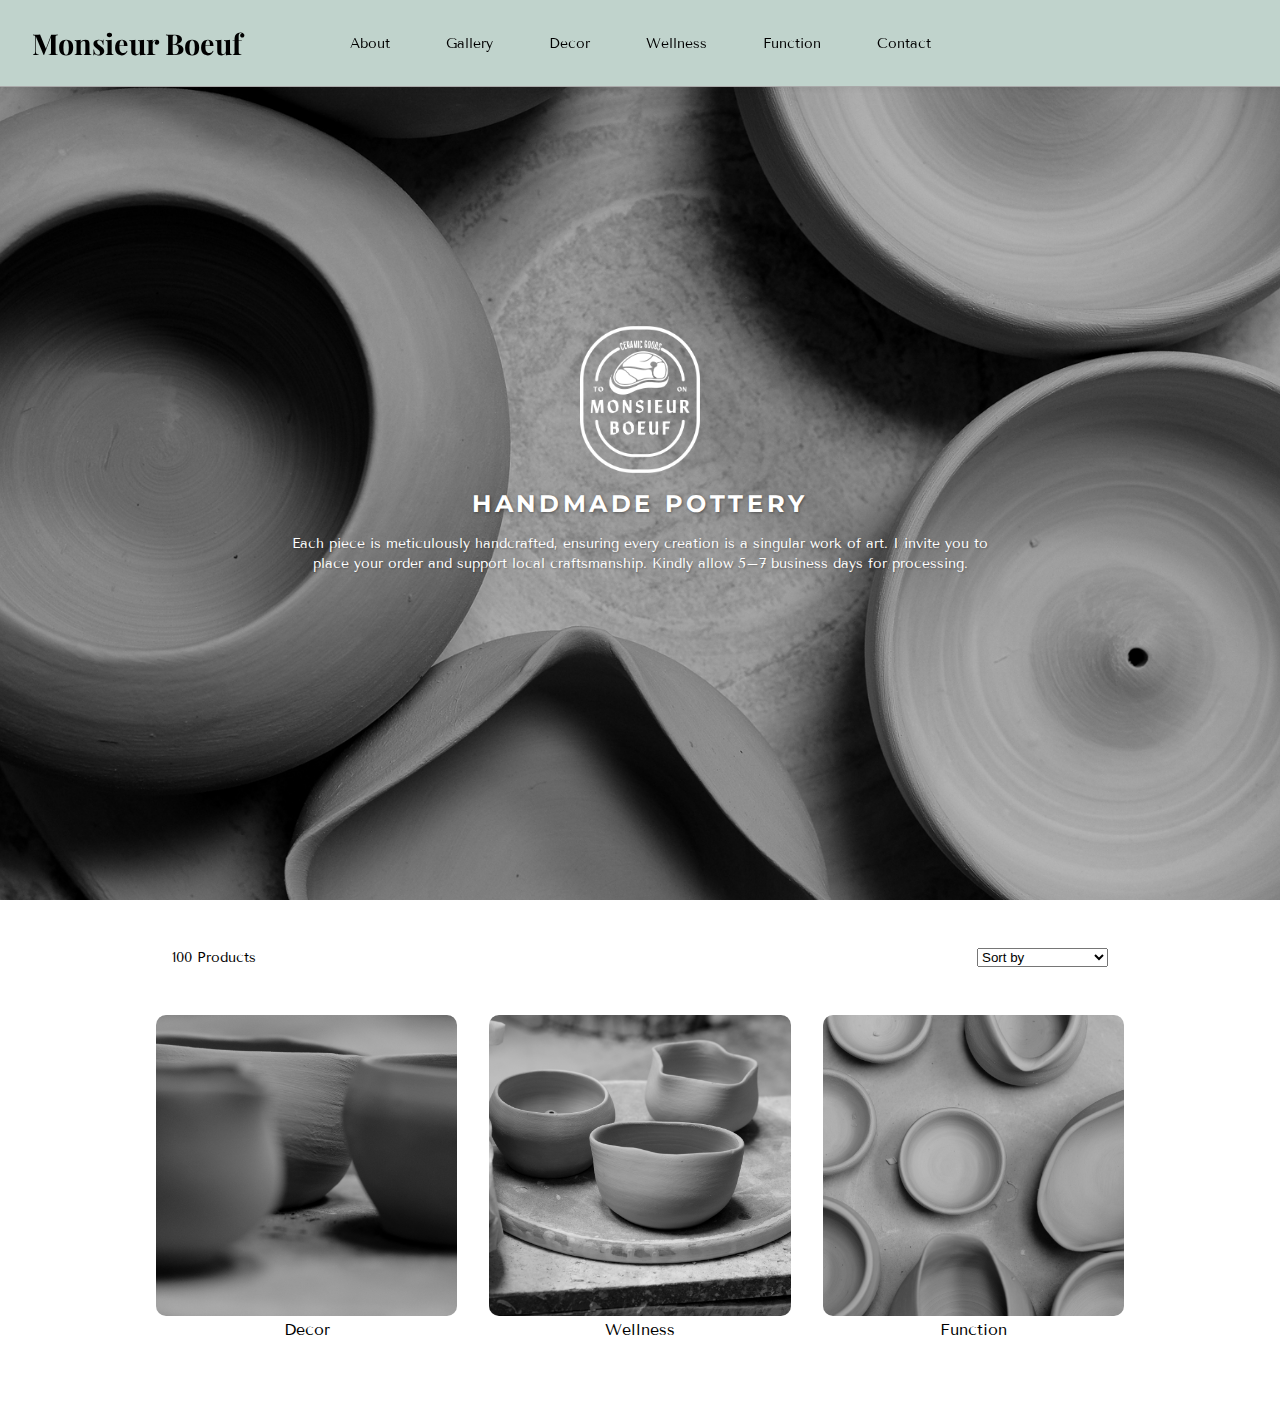
<file: public/index.html>
<!DOCTYPE html>
<html lang="en">
<head>
  <meta charset="UTF-8" />
  <meta name="viewport" content="width=device-width, initial-scale=1.0" />
  <title>Monsieur Boeuf Ceramics</title>

  <!-- Fonts and Styles -->
  <link rel="stylesheet" href="css/styles.css" />
  <link href="https://fonts.googleapis.com/css2?family=Montserrat:wght@700&family=Playfair+Display:wght@600&family=Tenor+Sans&display=swap" rel="stylesheet">

  <style>
    * {
      margin: 0;
      padding: 0;
      box-sizing: border-box;
    }

    body {
      font-family: 'Tenor Sans', sans-serif;
    }

    /* Navbar Styling */
    .navbar {
      position: fixed;
      width: 100%;
      top: 0;
      left: 0;
      padding: 1.5rem 2rem;
      background-color: transparent;
      transition: background-color 0.3s ease, box-shadow 0.3s ease;
      z-index: 1000;
      color: white;
    }

    .navbar-inner {
      position: relative;
      display: flex;
      align-items: center;
      justify-content: flex-start;
    }

    .brand {
      font-family: 'Playfair Display', serif;
      font-size: 1.8rem;
      font-weight: bold;
      white-space: nowrap;
      z-index: 2;
      color: white;
    }

    .menu-toggle {
      display: none;
      font-size: 1.5rem;
      margin-left: auto;
      cursor: pointer;
      z-index: 2;
      color: white;
    }

    .desktop-nav {
      position: absolute;
      left: 50%;
      transform: translateX(-50%);
    }

    .nav-menu {
      display: flex;
      gap: 2rem;
      list-style: none;
    }

    .nav-menu li {
      position: relative;
    }

    .nav-menu a {
      text-decoration: none;
      color: white;
      font-size: 0.9rem;
      transition: color 0.3s ease;
    }

    .nav-menu a:hover {
      color: #444;
    }

    .navbar.scrolled,
    .navbar:hover {
      background-color: #c0d3cc;
      box-shadow: 0 2px 6px rgba(0, 0, 0, 0.05);
      color: black;
    }

    .navbar.scrolled .nav-menu a,
    .navbar:hover .nav-menu a,
    .navbar.scrolled .brand,
    .navbar:hover .brand,
    .navbar.scrolled .menu-toggle,
    .navbar:hover .menu-toggle {
      color: black;
    }

    /* Dropdown Menu Styling */
    .dropdown-menu {
      max-height: 0;
      overflow: hidden;
      opacity: 0;
      visibility: hidden;
      transition: max-height 0.4s ease, opacity 0.4s ease, visibility 0.4s ease;
      position: absolute;
      background-color: rgba(255, 255, 255, 0.6);
      backdrop-filter: blur(10px);
      border: 1px solid rgba(255, 255, 255, 0.3);
      border-radius: 8px;
      list-style: none;
      padding: 0 1rem;
      top: 100%;
      left: 50%;
      transform: translateX(-50%);
      z-index: 1000;
      box-shadow: 0 8px 16px rgba(0, 0, 0, 0.1);
    }

    .dropdown:hover .dropdown-menu {
      max-height: 500px;
      opacity: 1;
      visibility: visible;
      padding: 0.5rem 1rem;
    }

    .dropdown-menu li {
      padding: 0.3rem 0;
    }

    .dropdown-menu a {
      font-size: 0.85rem;
      color: #333;
    }

    .hero {
      background-size: cover;
      background-position: center;
      padding: 4rem 2rem;
      text-align: center;
    }

    .hero-logo {
      width: 400px; /* Adjust size as needed */
      margin: 0 auto 1rem auto;
      display: block;
    }

    .hero-text {
      background: none !important;
      padding: 0 !important;
      border: none !important;
      box-shadow: none !important;
    }

    .hero-text h1 {
      font-family: 'Montserrat', sans-serif;
      font-weight: 700;
      text-transform: uppercase;
      letter-spacing: 0.15em;
      font-size: 1.5rem;
      color: white;
      text-shadow: 1px 1px 3px rgba(0, 0, 0, 0.4);
      margin-bottom: 1rem;
    }

    .hero-text p {
      font-size: 0.85rem;
      color: white;
      max-width: 700px;
      margin: 0 auto;
      line-height: 1.5;
      text-shadow: 1px 1px 2px rgba(0, 0, 0, 0.3);
    }

    @media (max-width: 768px) {
      .desktop-nav {
        position: static;
        transform: none;
        width: 100%;
      }

      .nav-menu {
        flex-direction: column;
        align-items: flex-start;
        background-color: #c0d3cc;
        padding-top: 1rem;
        display: none;
        width: 100%;
      }

      .nav-menu.active {
        display: flex;
      }

      .dropdown-menu {
        position: static;
        transform: none;
        background-color: rgba(255, 255, 255, 0.7);
        backdrop-filter: blur(6px);
        border-radius: 0;
        box-shadow: none;
        opacity: 1;
        visibility: visible;
        max-height: none;
        padding: 0.5rem 1rem;
      }

      .dropdown:hover .dropdown-menu {
        display: none;
      }

      .dropdown.open .dropdown-menu {
        display: flex;
        flex-direction: column;
      }

      .menu-toggle {
        display: block;
      }
    }
  </style>
</head>
<body>

  <!-- Navigation -->
  <header class="navbar">
    <div class="navbar-inner">
      <div class="brand">Monsieur Boeuf</div>
      <div class="menu-toggle" id="mobile-menu">&#9776;</div>
      <nav class="desktop-nav">
        <ul class="nav-menu" id="nav">
          <li><a href="#">About</a></li>
          <li><a href="#">Gallery</a></li>
          <li class="dropdown">
            <a href="#">Decor</a>
            <ul class="dropdown-menu">
              <li><a href="#">Vases</a></li>
              <li><a href="#">Wall Pieces</a></li>
              <li><a href="#">Tableware</a></li>
            </ul>
          </li>
          <li class="dropdown">
            <a href="#">Wellness</a>
            <ul class="dropdown-menu">
              <li><a href="#">Candles</a></li>
              <li><a href="#">Essential Oils</a></li>
              <li><a href="#">Incense Holders</a></li>
            </ul>
          </li>
          <li class="dropdown">
            <a href="#">Function</a>
            <ul class="dropdown-menu">
              <li><a href="#">Mugs</a></li>
              <li><a href="#">Plates</a></li>
              <li><a href="#">Storage</a></li>
            </ul>
          </li>
          <li><a href="#">Contact</a></li>
        </ul>
      </nav>
    </div>
  </header>

  <!-- Hero Banner -->
  <section class="hero">
    <div class="hero-text">
      <img src="assets/MB-Logo2.png" alt="Monsieur Boeuf Logo" class="hero-logo" />
      <h1>HANDMADE POTTERY</h1>
      <p>Each piece is meticulously handcrafted, ensuring every creation is a singular work of art. I invite you to place your order and support local craftsmanship. Kindly allow 5–7 business days for processing.</p>
    </div>
  </section>

  <!-- Toolbar -->
  <div class="toolbar" style="padding: 1rem 2rem;">
    <span>100 Products</span>
    <select>
      <option>Sort by</option>
      <option>Price: Low to High</option>
      <option>Price: High to Low</option>
      <option>Newest</option>
    </select>
  </div>

  <!-- Product Grid -->
  <section class="product-grid">
    <div class="product-card">
      <img src="assets/Product2.jpg" alt="Product 1" />
      <p>Decor</p>
    </div>
    <div class="product-card">
      <img src="assets/Product3.jpg" alt="Product 2" />
      <p>Wellness</p>
    </div>
    <div class="product-card">
      <img src="assets/Product1.jpg" alt="Product 3" />
      <p>Function</p>
    </div>
  </section>

  <!-- Mobile Menu Script -->
  <script>
    const menuToggle = document.getElementById('mobile-menu');
    const navMenu = document.getElementById('nav');
    const dropdowns = document.querySelectorAll('.dropdown');

    menuToggle.addEventListener('click', () => {
      navMenu.classList.toggle('active');
    });

    const navbar = document.querySelector('.navbar');
    window.addEventListener('scroll', () => {
      if (window.scrollY > 10) {
        navbar.classList.add('scrolled');
      } else {
        navbar.classList.remove('scrolled');
      }
    });
  </script>
</body>
</html>
</file>
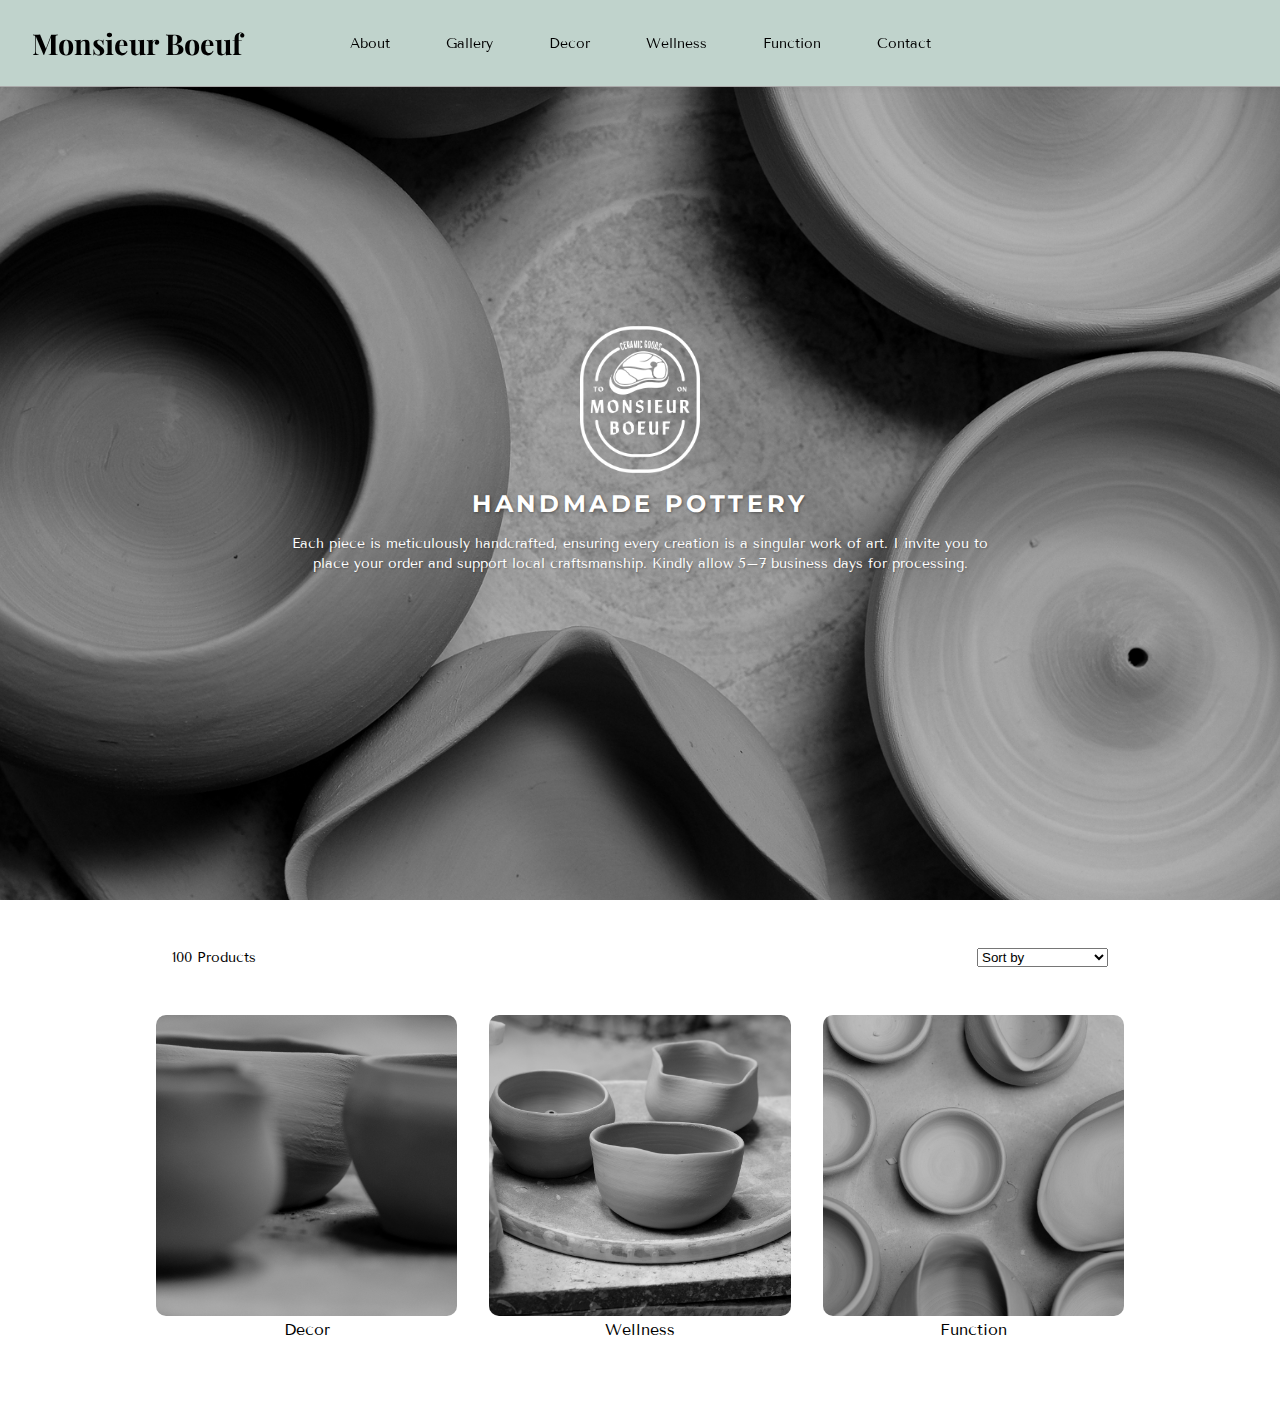
<file: public/product_layout.html>
<!DOCTYPE html>
<html lang="en">
<head>
  <meta charset="UTF-8" />
  <meta name="viewport" content="width=device-width, initial-scale=1.0" />
  <title>Monsieur Boeuf Ceramics</title>

  <!-- Fonts and Styles -->
  <link rel="stylesheet" href="css/styles.css" />
  <link href="https://fonts.googleapis.com/css2?family=Montserrat:wght@700&family=Playfair+Display:wght@600&family=Tenor+Sans&display=swap" rel="stylesheet">

  <style>
    * {
      margin: 0;
      padding: 0;
      box-sizing: border-box;
    }

    body {
      font-family: 'Tenor Sans', sans-serif;
    }

    /* Navbar Styling */
    .navbar {
      position: fixed;
      width: 100%;
      top: 0;
      left: 0;
      padding: 1.5rem 2rem;
      background-color: transparent;
      transition: background-color 0.3s ease, box-shadow 0.3s ease;
      z-index: 1000;
      color: white;
    }

    .navbar-inner {
      position: relative;
      display: flex;
      align-items: center;
      justify-content: flex-start;
    }

    .brand {
      font-family: 'Playfair Display', serif;
      font-size: 1.8rem;
      font-weight: bold;
      white-space: nowrap;
      z-index: 2;
      color: white;
    }

    .menu-toggle {
      display: none;
      font-size: 1.5rem;
      margin-left: auto;
      cursor: pointer;
      z-index: 2;
      color: white;
    }

    .desktop-nav {
      position: absolute;
      left: 50%;
      transform: translateX(-50%);
    }

    .nav-menu {
      display: flex;
      gap: 2rem;
      list-style: none;
    }

    .nav-menu li {
      position: relative;
    }

    .nav-menu a {
      text-decoration: none;
      color: white;
      font-size: 0.9rem;
      transition: color 0.3s ease;
    }

    .nav-menu a:hover {
      color: #444;
    }

    .navbar.scrolled,
    .navbar:hover {
      background-color: #c0d3cc;
      box-shadow: 0 2px 6px rgba(0, 0, 0, 0.05);
      color: black;
    }

    .navbar.scrolled .nav-menu a,
    .navbar:hover .nav-menu a,
    .navbar.scrolled .brand,
    .navbar:hover .brand,
    .navbar.scrolled .menu-toggle,
    .navbar:hover .menu-toggle {
      color: black;
    }

    /* Dropdown Menu Styling */
    .dropdown-menu {
      max-height: 0;
      overflow: hidden;
      opacity: 0;
      visibility: hidden;
      transition: max-height 0.4s ease, opacity 0.4s ease, visibility 0.4s ease;
      position: absolute;
      background-color: rgba(255, 255, 255, 0.6);
      backdrop-filter: blur(10px);
      border: 1px solid rgba(255, 255, 255, 0.3);
      border-radius: 8px;
      list-style: none;
      padding: 0 1rem;
      top: 100%;
      left: 50%;
      transform: translateX(-50%);
      z-index: 1000;
      box-shadow: 0 8px 16px rgba(0, 0, 0, 0.1);
    }

    .dropdown:hover .dropdown-menu {
      max-height: 500px;
      opacity: 1;
      visibility: visible;
      padding: 0.5rem 1rem;
    }

    .dropdown-menu li {
      padding: 0.3rem 0;
    }

    .dropdown-menu a {
      font-size: 0.85rem;
      color: #333;
    }

    .hero {
      background-size: cover;
      background-position: center;
      padding: 4rem 2rem;
      text-align: center;
    }

    .hero-logo {
      width: 400px; /* Adjust size as needed */
      margin: 0 auto 1rem auto;
      display: block;
    }

    .hero-text {
      background: none !important;
      padding: 0 !important;
      border: none !important;
      box-shadow: none !important;
    }

    .hero-text h1 {
      font-family: 'Montserrat', sans-serif;
      font-weight: 700;
      text-transform: uppercase;
      letter-spacing: 0.15em;
      font-size: 1.5rem;
      color: white;
      text-shadow: 1px 1px 3px rgba(0, 0, 0, 0.4);
      margin-bottom: 1rem;
    }

    .hero-text p {
      font-size: 0.85rem;
      color: white;
      max-width: 700px;
      margin: 0 auto;
      line-height: 1.5;
      text-shadow: 1px 1px 2px rgba(0, 0, 0, 0.3);
    }

    @media (max-width: 768px) {
      .desktop-nav {
        position: static;
        transform: none;
        width: 100%;
      }

      .nav-menu {
        flex-direction: column;
        align-items: flex-start;
        background-color: #c0d3cc;
        padding-top: 1rem;
        display: none;
        width: 100%;
      }

      .nav-menu.active {
        display: flex;
      }

      .dropdown-menu {
        position: static;
        transform: none;
        background-color: rgba(255, 255, 255, 0.7);
        backdrop-filter: blur(6px);
        border-radius: 0;
        box-shadow: none;
        opacity: 1;
        visibility: visible;
        max-height: none;
        padding: 0.5rem 1rem;
      }

      .dropdown:hover .dropdown-menu {
        display: none;
      }

      .dropdown.open .dropdown-menu {
        display: flex;
        flex-direction: column;
      }

      .menu-toggle {
        display: block;
      }
    }
  </style>
</head>
<body>

  <!-- Navigation -->
  <header class="navbar">
    <div class="navbar-inner">
      <div class="brand">Monsieur Boeuf</div>
      <div class="menu-toggle" id="mobile-menu">&#9776;</div>
      <nav class="desktop-nav">
        <ul class="nav-menu" id="nav">
          <li><a href="#">About</a></li>
          <li><a href="#">Gallery</a></li>
          <li class="dropdown">
            <a href="#">Decor</a>
            <ul class="dropdown-menu">
              <li><a href="#">Vases</a></li>
              <li><a href="#">Wall Pieces</a></li>
              <li><a href="#">Tableware</a></li>
            </ul>
          </li>
          <li class="dropdown">
            <a href="#">Wellness</a>
            <ul class="dropdown-menu">
              <li><a href="#">Candles</a></li>
              <li><a href="#">Essential Oils</a></li>
              <li><a href="#">Incense Holders</a></li>
            </ul>
          </li>
          <li class="dropdown">
            <a href="#">Function</a>
            <ul class="dropdown-menu">
              <li><a href="#">Mugs</a></li>
              <li><a href="#">Plates</a></li>
              <li><a href="#">Storage</a></li>
            </ul>
          </li>
          <li><a href="#">Contact</a></li>
        </ul>
      </nav>
    </div>
  </header>

  <!-- Hero Banner -->
  <section class="hero">
    <div class="hero-text">
      <img src="assets/MB-Logo2.png" alt="Monsieur Boeuf Logo" class="hero-logo" />
      <h1>HANDMADE POTTERY</h1>
      <p>Each piece is meticulously handcrafted, ensuring every creation is a singular work of art. I invite you to place your order and support local craftsmanship. Kindly allow 5–7 business days for processing.</p>
    </div>
  </section>

  <!-- Toolbar -->
  <div class="toolbar" style="padding: 1rem 2rem;">
    <span>100 Products</span>
    <select>
      <option>Sort by</option>
      <option>Price: Low to High</option>
      <option>Price: High to Low</option>
      <option>Newest</option>
    </select>
  </div>

  <!-- Product Grid -->
  <section class="product-grid">
    <div class="product-card">
      <img src="assets/Product2.jpg" alt="Product 1" />
      <p>Decor</p>
    </div>
    <div class="product-card">
      <img src="assets/Product3.jpg" alt="Product 2" />
      <p>Wellness</p>
    </div>
    <div class="product-card">
      <img src="assets/Product1.jpg" alt="Product 3" />
      <p>Function</p>
    </div>
  </section>

  <!-- Mobile Menu Script -->
  <script>
    const menuToggle = document.getElementById('mobile-menu');
    const navMenu = document.getElementById('nav');
    const dropdowns = document.querySelectorAll('.dropdown');

    menuToggle.addEventListener('click', () => {
      navMenu.classList.toggle('active');
    });

    const navbar = document.querySelector('.navbar');
    window.addEventListener('scroll', () => {
      if (window.scrollY > 10) {
        navbar.classList.add('scrolled');
      } else {
        navbar.classList.remove('scrolled');
      }
    });
  </script>
</body>
</html>
</file>
<file: public/css/styles.css>
/* Basic Reset */
* {
  margin: 0;
  padding: 0;
  box-sizing: border-box;
}

body {
  font-family: 'Playfair Display', serif;
}

/* NAVBAR */
.navbar {
  position: fixed;
  top: 0;
  width: 100%;
  background-color: rgba(190, 210, 202, 0.9); /* pale green with transparency */
  backdrop-filter: blur(5px);
  z-index: 1000;
  padding: 1rem 2rem;
}

.nav-container {
  display: flex;
  justify-content: space-between;
  align-items: center;
}

.brand {
  font-size: 1.5rem;
  font-weight: 600;
  color: #333;
}

/* Center the nav links */
.nav-menu {
  list-style: none;
  display: flex;
  justify-content: center;
  flex-wrap: wrap;
  gap: 2rem;
  font-size: 0.9rem;
}

.nav-menu li {
  position: relative;
}

.nav-menu a {
  text-decoration: none;
  color: #222;
  padding: 0.5rem 0.75rem;
  transition: background-color 0.3s ease;
}

.nav-menu a:hover {
  background-color: white;
  border-radius: 5px;
}

/* Dropdown Menu */
.dropdown-menu {
  display: none;
  position: absolute;
  top: 2rem;
  left: 0;
  background-color: white;
  list-style: none;
  padding: 0.5rem;
  box-shadow: 0 4px 8px rgba(0,0,0,0.1);
}

.dropdown:hover .dropdown-menu {
  display: block;
}

.dropdown-menu li {
  margin: 0.25rem 0;
}

.dropdown-menu a {
  white-space: nowrap;
  display: block;
}

/* Hero Section */
.hero {
  background: url('../assets/Hero.jpg') no-repeat center center/cover;
  height: 100vh;
  display: flex;
  align-items: center;
  justify-content: center;
  padding-top: 6rem; /* space for navbar */
}

.hero-text {
  background-color: rgba(190, 210, 202, 0.7);
  padding: 2rem;
  text-align: center;
  border-radius: 10px;
  color: #222;
}

.hero-text h1 {
  font-size: 2rem;
  margin-bottom: 1rem;
}

/* Toolbar */
.toolbar {
  display: flex;
  justify-content: space-between;
  align-items: center;
  margin: 2rem auto;
  max-width: 1000px;
  padding: 0 1rem;
  font-size: 0.9rem;
}

/* Product Grid */
.product-grid {
  display: grid;
  grid-template-columns: repeat(auto-fit, minmax(250px, 1fr));
  gap: 2rem;
  max-width: 1000px;
  margin: 0 auto 5rem;
  padding: 0 1rem;
}

.product-card {
  text-align: center;
}

.product-card img {
  max-width: 100%;
  border-radius: 10px;
}
.navbar {
  background: rgba(190, 210, 202, 0.85); /* light sage */
  padding: 1.5rem 2rem;
  border-bottom: 1px solid #aaa;
  position: sticky;
  top: 0;
  z-index: 1000;
}

.nav-inner {
  display: flex;
  align-items: center;
  gap: 4rem;
}

.brand {
  font-size: 1.8rem;
  font-weight: 600;
  font-family: 'Playfair Display', serif;
}

.nav-left {
  flex-grow: 1;
}

.nav-links {
  list-style: none;
  display: flex;
  gap: 2rem;
  padding-left: 0;
  margin: 0;
}

.nav-links li a {
  text-decoration: none;
  color: #222;
  font-size: 0.85rem;
  letter-spacing: 1.5px;
  font-family: 'Playfair Display', serif;
  text-transform: uppercase;
  transition: color 0.2s;
}

.nav-links li a:hover {
  color: #555;
}

.hero-logo {
  max-width: 120px;
  margin-bottom: 1rem;
  filter: brightness(0) invert(1); /* makes logo white if it's black on transparent */
}

.brand img {
  height: 80px;
  width: auto;
  max-height: 100px;
}
@media (max-width: 768px) {
  .brand img {
    height: 60px;
  }
}
</file>
